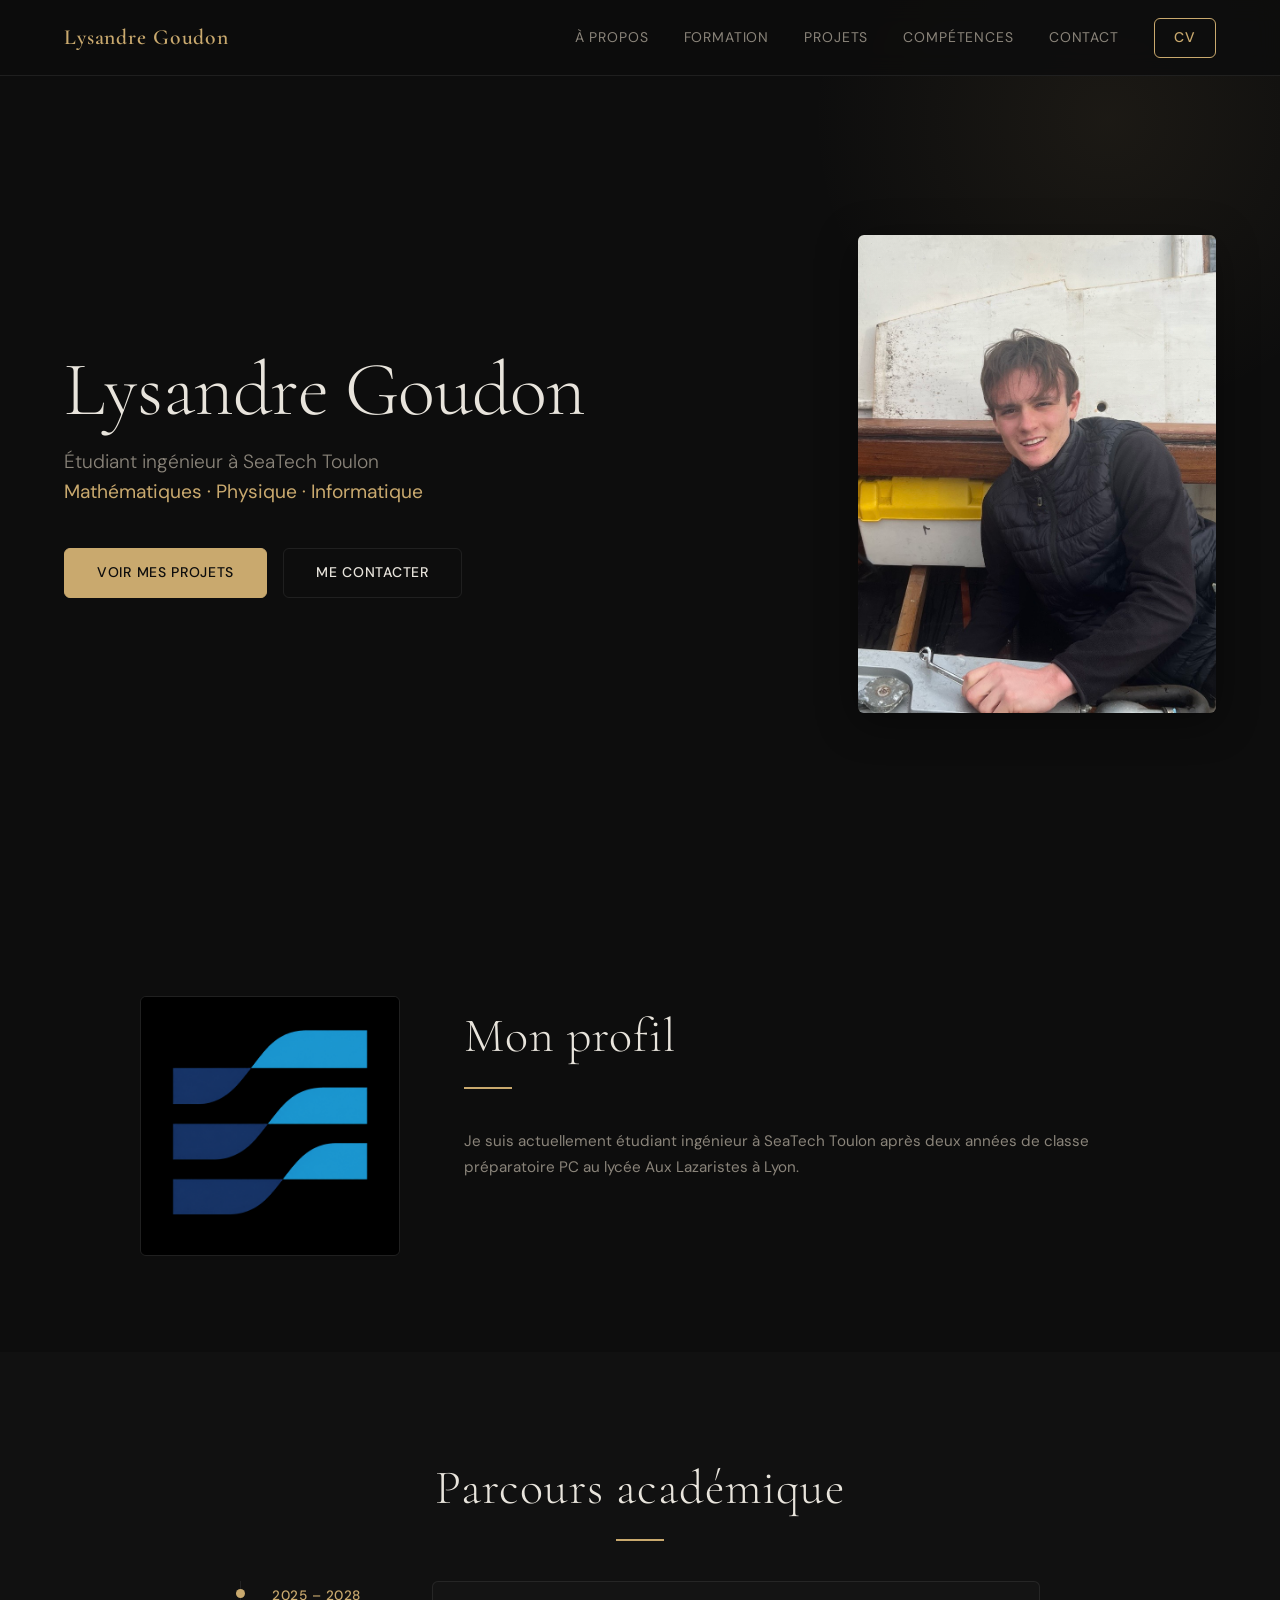
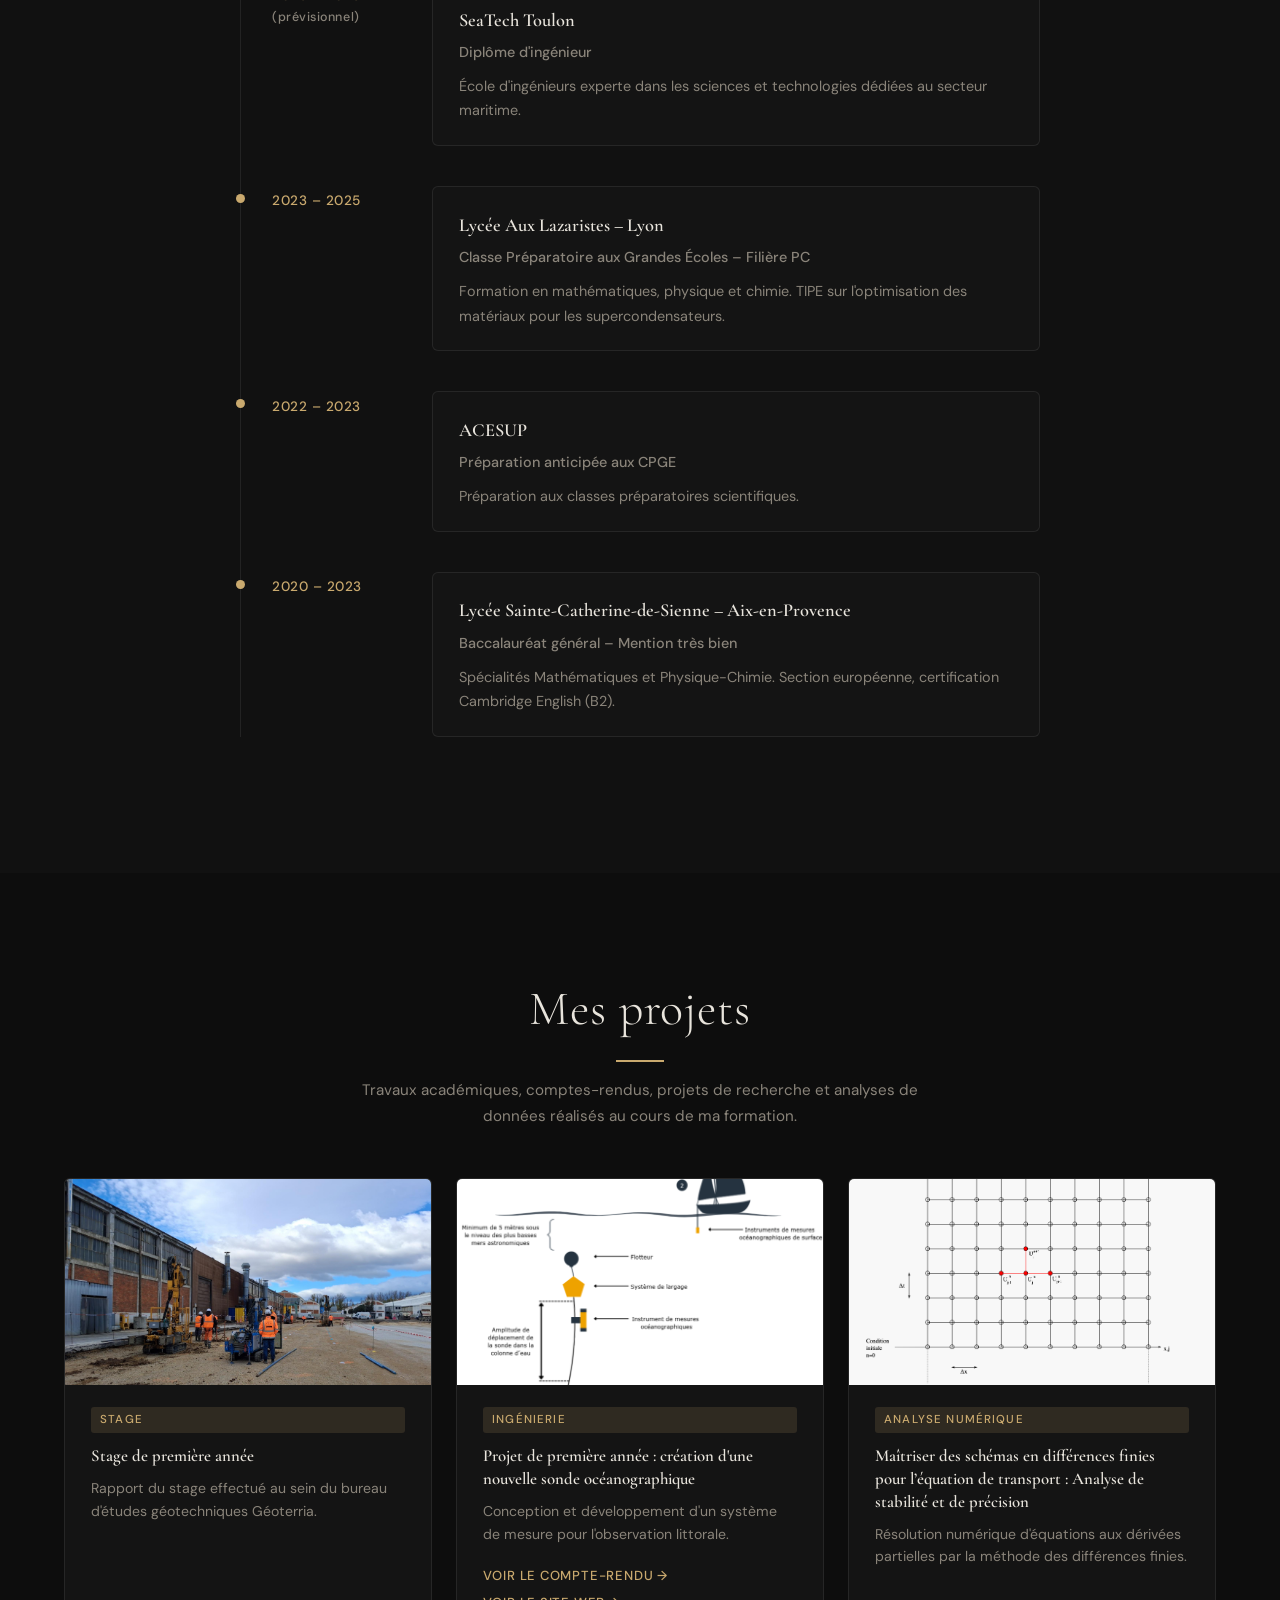
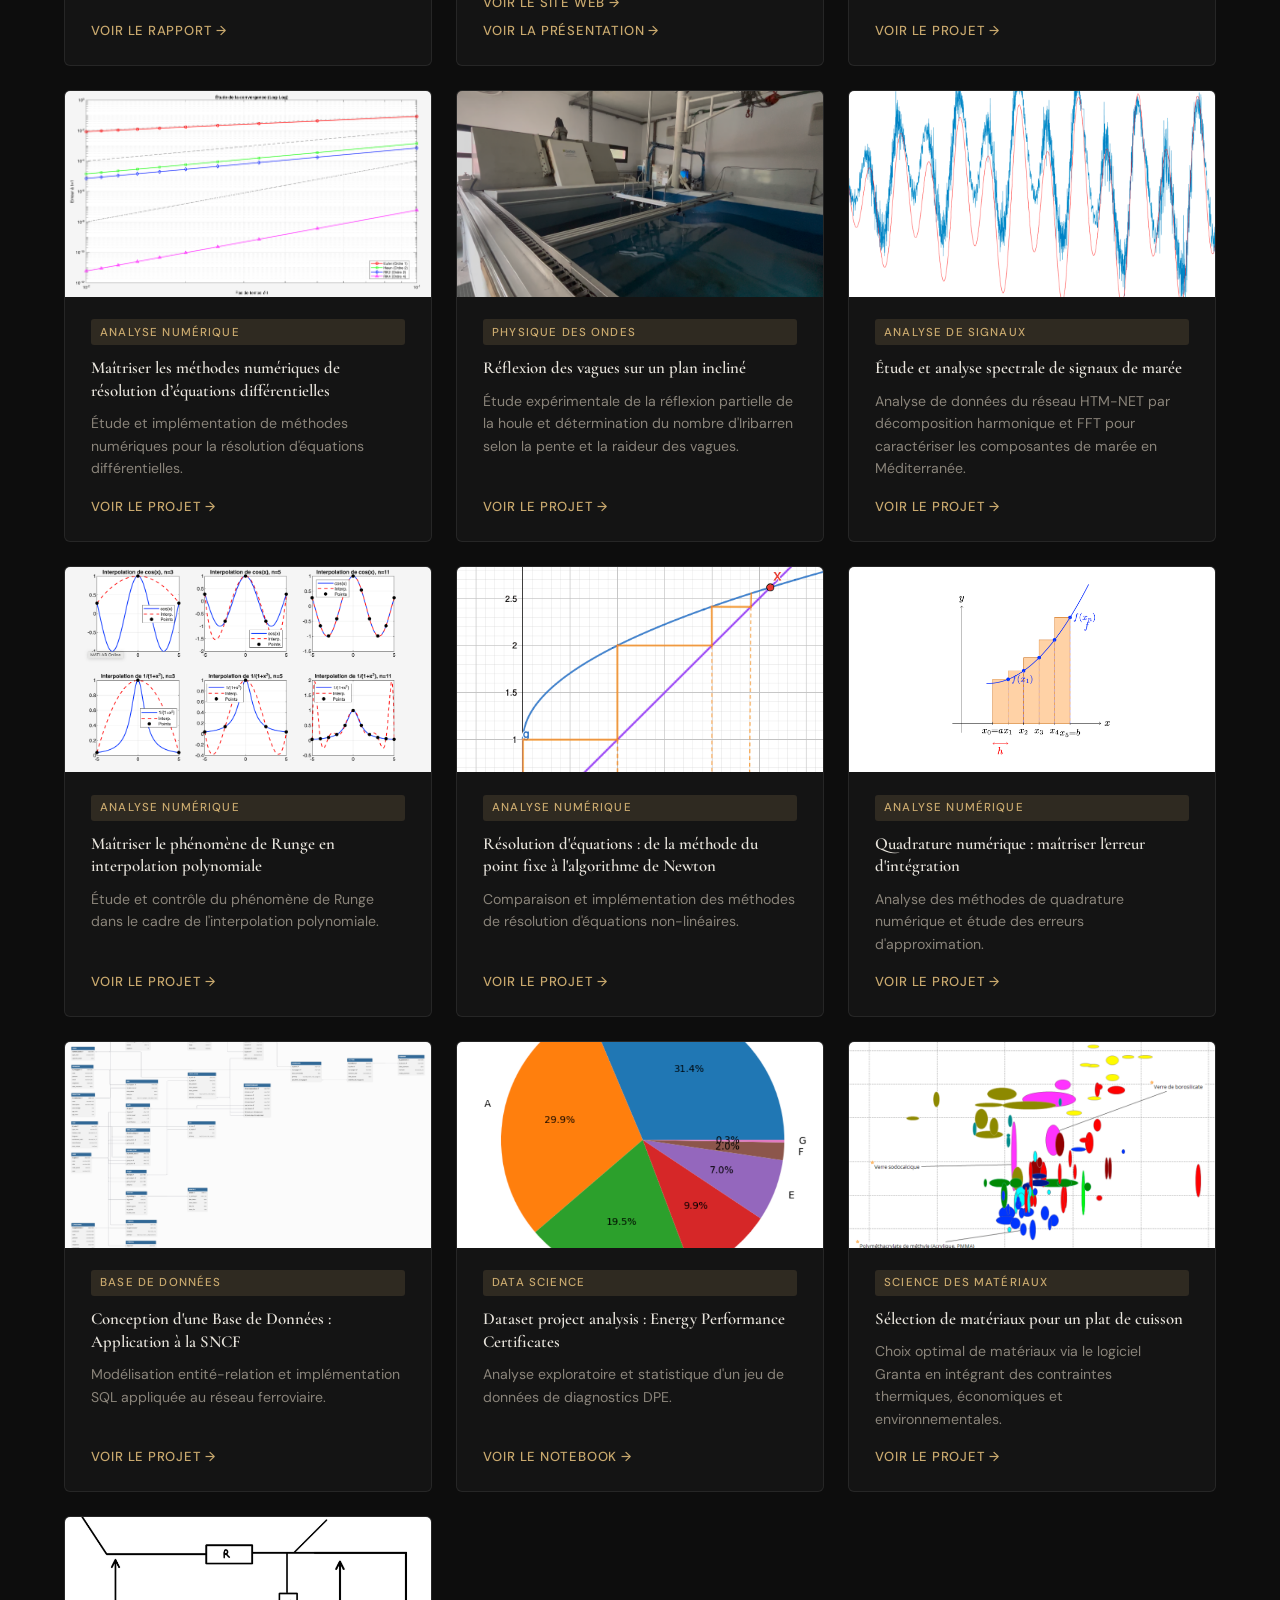
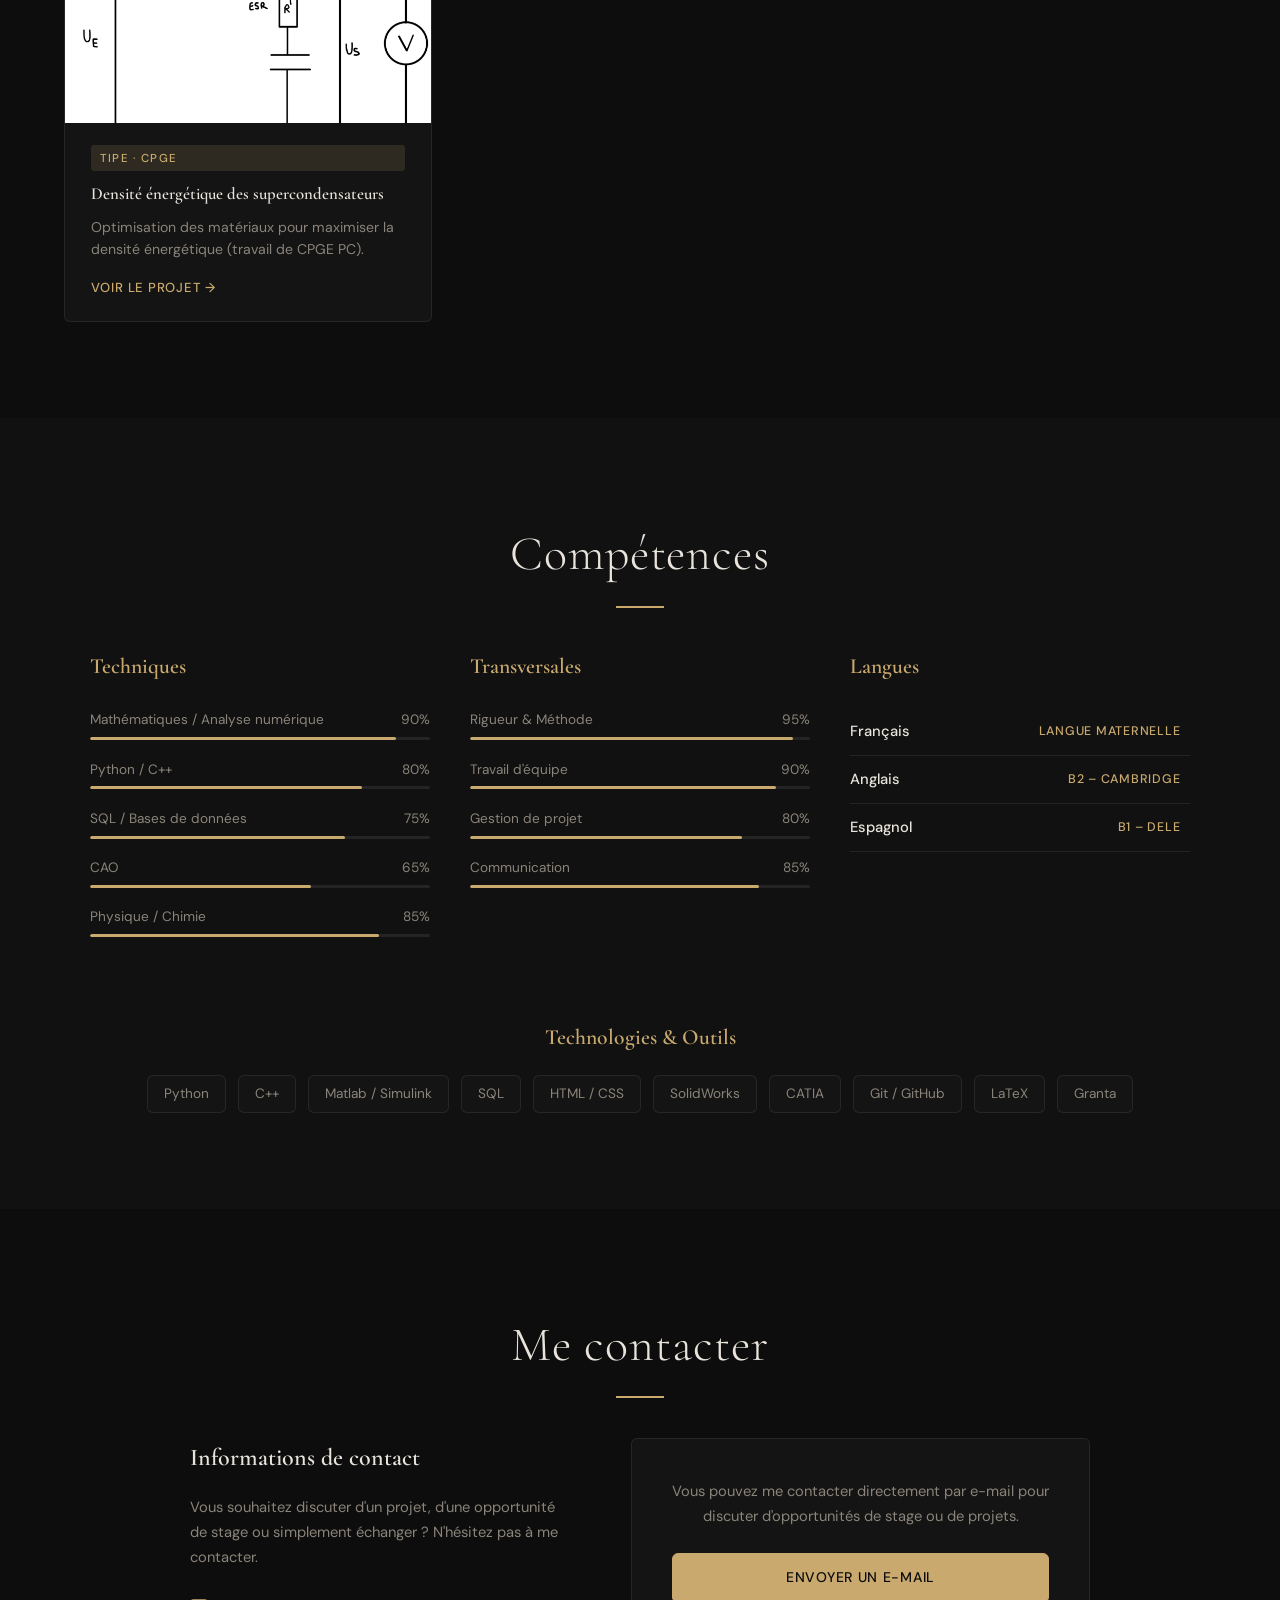
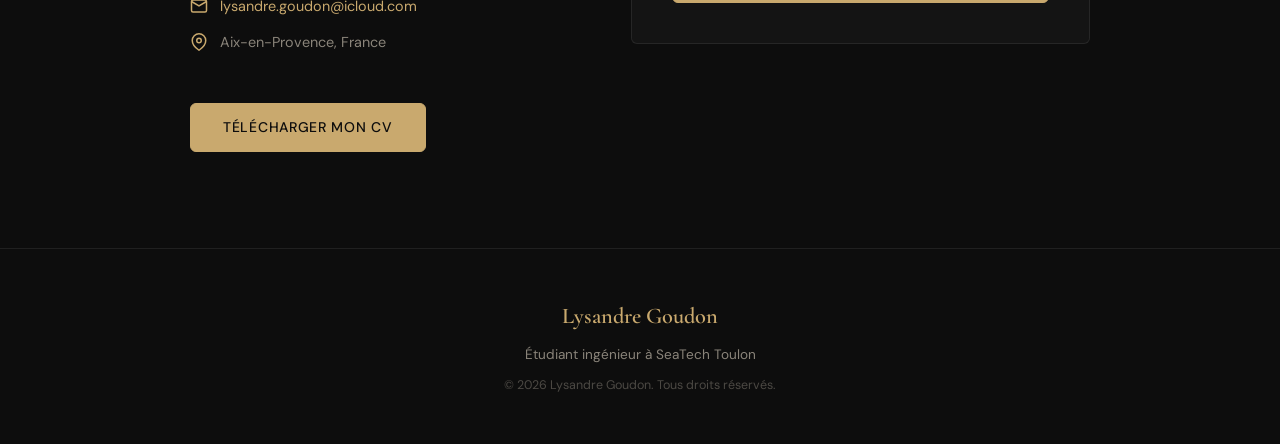
<file: index.html>
<!DOCTYPE html>
<html lang="fr">
<head>
  <meta charset="UTF-8" />
  <meta name="viewport" content="width=device-width, initial-scale=1.0"/>
  <title>Lysandre Goudon | Étudiant Ingénieur SeaTech</title>
  <link rel="stylesheet" href="style.css" />
  <link rel="preconnect" href="https://fonts.googleapis.com">
  <link href="https://fonts.googleapis.com/css2?family=Cormorant+Garamond:wght@300;400;600;700&family=DM+Sans:wght@300;400;500&display=swap" rel="stylesheet">
</head>
<body>

  <header class="navbar" id="navbar">
    <a href="#" class="nav-logo">Lysandre Goudon</a>
    <button class="burger" id="burger" aria-label="Menu">
      <span></span><span></span><span></span>
    </button>
    <nav class="nav-links" id="nav-links">
      <a href="#about">À propos</a>
      <a href="#education">Formation</a>
      <a href="#projects">Projets</a>
      <a href="#skills">Compétences</a>
      <a href="#contact">Contact</a>
      <a href="CV.pdf" class="nav-cv" target="_blank">CV</a>
    </nav>
  </header>

  <section class="hero" id="home">
    <div class="hero-text">
      <h1>Lysandre Goudon</h1>
      <h2>Étudiant ingénieur à SeaTech Toulon<br><span class="hero-accent">Mathématiques · Physique · Informatique</span></h2>
      <div class="hero-btns">
        <a href="#projects" class="btn btn-primary">Voir mes projets</a>
        <a href="#contact" class="btn btn-outline">Me contacter</a>
      </div>
    </div>
    <div class="hero-img-wrap">
      <img src="photo.jpg" alt="Photo de Lysandre Goudon" class="hero-img" />
    </div>
  </section>

  <section class="section about" id="about">
    <div class="section-inner">
      <div class="about-img-wrap logo-wrap">
        <img src="logo.png" alt="Lysandre Goudon" />
      </div>
      <div class="about-text">
        <h2 class="section-title">Mon profil</h2>
        <p>
          Je suis actuellement étudiant ingénieur à SeaTech Toulon après deux années de classe préparatoire PC au lycée Aux Lazaristes à Lyon.
        </p>
      </div>
    </div>
  </section>

  <section class="section education" id="education">
    <h2 class="section-title centered">Parcours académique</h2>
    <div class="timeline">
      <div class="timeline-item">
        <div class="tl-date">2025 – 2028 <span>(prévisionnel)</span></div>
        <div class="tl-card">
          <h3>SeaTech Toulon</h3>
          <p class="tl-sub">Diplôme d'ingénieur</p>
          <p>École d'ingénieurs experte dans les sciences et technologies dédiées au secteur maritime.</p>
        </div>
      </div>
      <div class="timeline-item">
        <div class="tl-date">2023 – 2025</div>
        <div class="tl-card">
          <h3>Lycée Aux Lazaristes – Lyon</h3>
          <p class="tl-sub">Classe Préparatoire aux Grandes Écoles – Filière PC</p>
          <p>Formation en mathématiques, physique et chimie. TIPE sur l'optimisation des matériaux pour les supercondensateurs.</p>
        </div>
      </div>
      <div class="timeline-item">
        <div class="tl-date">2022 – 2023</div>
        <div class="tl-card">
          <h3>ACESUP</h3>
          <p class="tl-sub">Préparation anticipée aux CPGE</p>
          <p>Préparation aux classes préparatoires scientifiques.</p>
        </div>
      </div>
      <div class="timeline-item">
        <div class="tl-date">2020 – 2023</div>
        <div class="tl-card">
          <h3>Lycée Sainte-Catherine-de-Sienne – Aix-en-Provence</h3>
          <p class="tl-sub">Baccalauréat général – Mention très bien</p>
          <p>Spécialités Mathématiques et Physique-Chimie. Section européenne, certification Cambridge English (B2).</p>
        </div>
      </div>
    </div>
  </section>

  <section class="section projects" id="projects">
    <h2 class="section-title centered">Mes projets</h2>
    <p class="section-subtitle">Travaux académiques, comptes-rendus, projets de recherche et analyses de données réalisés au cours de ma formation.</p>

    <div class="projects-grid">

      <div class="project-card">
        <a href="https://drive.google.com/file/d/1u4BYu-ly1cqHqnaeiFgWuV3z5oksaPAG/view?usp=share_link" target="_blank" class="project-thumb-link">
          <div class="project-thumb" style="background-image: url('thumbnails/thumb_stage_1A.jpg')">
            <div class="project-overlay"><span>Voir le rapport →</span></div>
          </div>
        </a>
        <div class="project-info">
          <span class="project-tag">Stage</span>
          <h3>Stage de première année</h3>
          <p>Rapport du stage effectué au sein du bureau d'études géotechniques Géoterria.</p>
          <a href="https://drive.google.com/file/d/1u4BYu-ly1cqHqnaeiFgWuV3z5oksaPAG/view?usp=share_link" target="_blank" class="project-link">Voir le rapport →</a>
        </div>
      </div>

      <div class="project-card">
        <div class="project-thumb" style="background-image: url('thumbnails/thumb_littobs.png')">
        </div>
        <div class="project-info">
          <span class="project-tag">Ingénierie</span>
          <h3>Projet de première année : création d'une nouvelle sonde océanographique</h3>
          <p>Conception et développement d'un système de mesure pour l'observation littorale.</p>
          <div class="project-links">
            <a href="projets/projet_1A_CR.pdf" target="_blank" class="project-link">Voir le compte-rendu →</a><br>
            <a href="https://lg-espace.github.io/LittObs/" target="_blank" class="project-link">Voir le site web →</a><br>
            <a href="https://drive.google.com/file/d/1jBo07uDjxP_f4BNXjrX6cjXeTz8vkxO0/view?usp=share_link" target="_blank" class="project-link">Voir la présentation →</a>
          </div>
        </div>
      </div>

      <div class="project-card">
        <a href="projets/diff_finies.pdf" target="_blank" class="project-thumb-link">
          <div class="project-thumb" style="background-image: url('thumbnails/thumb_diff_finies.png')">
            <div class="project-overlay"><span>Voir le projet →</span></div>
          </div>
        </a>
        <div class="project-info">
          <span class="project-tag">Analyse numérique</span>
          <h3>Maîtriser des schémas en différences finies pour l’équation de transport : Analyse de stabilité et de précision</h3>
          <p>Résolution numérique d'équations aux dérivées partielles par la méthode des différences finies.</p>
          <a href="projets/diff_finies.pdf" target="_blank" class="project-link">Voir le projet →</a>
        </div>
      </div>

      <div class="project-card">
        <a href="projets/equadiff.pdf" target="_blank" class="project-thumb-link">
          <div class="project-thumb" style="background-image: url('thumbnails/thumb_equadiff.png')">
            <div class="project-overlay"><span>Voir le projet →</span></div>
          </div>
        </a>
        <div class="project-info">
          <span class="project-tag">Analyse numérique</span>
          <h3>Maîtriser les méthodes numériques de résolution d’équations différentielles</h3>
          <p>Étude et implémentation de méthodes numériques pour la résolution d'équations différentielles.</p>
          <a href="projets/equadiff.pdf" target="_blank" class="project-link">Voir le projet →</a>
        </div>
      </div>

      <div class="project-card">
        <a href="projets/hydro1.pdf" target="_blank" class="project-thumb-link">
          <div class="project-thumb" style="background-image: url('thumbnails/thumb_hydro1.png')">
            <div class="project-overlay"><span>Voir le projet →</span></div>
          </div>
        </a>
        <div class="project-info">
          <span class="project-tag">Physique des ondes</span>
          <h3>Réflexion des vagues sur un plan incliné</h3>
          <p>Étude expérimentale de la réflexion partielle de la houle et détermination du nombre d'Iribarren selon la pente et la raideur des vagues.</p>
          <a href="projets/hydro1.pdf" target="_blank" class="project-link">Voir le projet →</a>
        </div>
      </div>

      <div class="project-card">
        <a href="projets/hydro2.pdf" target="_blank" class="project-thumb-link">
          <div class="project-thumb" style="background-image: url('thumbnails/thumb_hydro2.png')">
            <div class="project-overlay"><span>Voir le projet →</span></div>
          </div>
        </a>
        <div class="project-info">
          <span class="project-tag">Analyse de signaux</span>
          <h3>Étude et analyse spectrale de signaux de marée</h3>
          <p>Analyse de données du réseau HTM-NET par décomposition harmonique et FFT pour caractériser les composantes de marée en Méditerranée.</p>
          <a href="projets/hydro2.pdf" target="_blank" class="project-link">Voir le projet →</a>
        </div>
      </div>

      <div class="project-card">
        <a href="projets/runge.pdf" target="_blank" class="project-thumb-link">
          <div class="project-thumb" style="background-image: url('thumbnails/thumb_runge.png')">
            <div class="project-overlay"><span>Voir le projet →</span></div>
          </div>
        </a>
        <div class="project-info">
          <span class="project-tag">Analyse numérique</span>
          <h3>Maîtriser le phénomène de Runge en interpolation polynomiale</h3>
          <p>Étude et contrôle du phénomène de Runge dans le cadre de l'interpolation polynomiale.</p>
          <a href="projets/runge.pdf" target="_blank" class="project-link">Voir le projet →</a>
        </div>
      </div>

      <div class="project-card">
        <a href="projets/newton.pdf" target="_blank" class="project-thumb-link">
          <div class="project-thumb" style="background-image: url('thumbnails/thumb_newton.png')">
            <div class="project-overlay"><span>Voir le projet →</span></div>
          </div>
        </a>
        <div class="project-info">
          <span class="project-tag">Analyse numérique</span>
          <h3>Résolution d'équations : de la méthode du point fixe à l'algorithme de Newton</h3>
          <p>Comparaison et implémentation des méthodes de résolution d'équations non-linéaires.</p>
          <a href="projets/newton.pdf" target="_blank" class="project-link">Voir le projet →</a>
        </div>
      </div>

      <div class="project-card">
        <a href="projets/quadrature.pdf" target="_blank" class="project-thumb-link">
          <div class="project-thumb" style="background-image: url('thumbnails/thumb_quadrature.png')">
            <div class="project-overlay"><span>Voir le projet →</span></div>
          </div>
        </a>
        <div class="project-info">
          <span class="project-tag">Analyse numérique</span>
          <h3>Quadrature numérique : maîtriser l'erreur d'intégration</h3>
          <p>Analyse des méthodes de quadrature numérique et étude des erreurs d'approximation.</p>
          <a href="projets/quadrature.pdf" target="_blank" class="project-link">Voir le projet →</a>
        </div>
      </div>

      <div class="project-card">
        <a href="projets/bdd_sncf.pdf" target="_blank" class="project-thumb-link">
          <div class="project-thumb" style="background-image: url('thumbnails/thumb_bdd_sncf.png')">
            <div class="project-overlay"><span>Voir le projet →</span></div>
          </div>
        </a>
        <div class="project-info">
          <span class="project-tag">Base de données</span>
          <h3>Conception d'une Base de Données : Application à la SNCF</h3>
          <p>Modélisation entité-relation et implémentation SQL appliquée au réseau ferroviaire.</p>
          <a href="projets/bdd_sncf.pdf" target="_blank" class="project-link">Voir le projet →</a>
        </div>
      </div>

      <div class="project-card">
        <a href="https://nbviewer.org/github/lg-espace/portfolio/blob/main/projets/dpe_analysis.ipynb" target="_blank" class="project-thumb-link">
          <div class="project-thumb" style="background-image: url('thumbnails/thumb_dpe_analysis.png')">
            <div class="project-overlay"><span>Voir le Notebook →</span></div>
          </div>
        </a>
        <div class="project-info">
          <span class="project-tag">Data Science</span>
          <h3>Dataset project analysis : Energy Performance Certificates</h3>
          <p>Analyse exploratoire et statistique d'un jeu de données de diagnostics DPE.</p>
          <a href="https://nbviewer.org/github/lg-espace/portfolio/blob/main/projets/dpe_analysis.ipynb" target="_blank" class="project-link">Voir le Notebook →</a>
        </div>
      </div>

      <div class="project-card">
        <a href="projets/mat.pdf" target="_blank" class="project-thumb-link">
          <div class="project-thumb" style="background-image: url('thumbnails/thumb_mat.png')">
            <div class="project-overlay"><span>Voir le projet →</span></div>
          </div>
        </a>
        <div class="project-info">
          <span class="project-tag">Science des matériaux</span>
          <h3>Sélection de matériaux pour un plat de cuisson</h3>
          <p>Choix optimal de matériaux via le logiciel Granta en intégrant des contraintes thermiques, économiques et environnementales.</p>
          <a href="projets/mat.pdf" target="_blank" class="project-link">Voir le projet →</a>
        </div>
      </div>

      <div class="project-card">
        <a href="projets/tipe.pdf" target="_blank" class="project-thumb-link">
          <div class="project-thumb" style="background-image: url('thumbnails/thumb_tipe.png')">
            <div class="project-overlay"><span>Voir le projet →</span></div>
          </div>
        </a>
        <div class="project-info">
          <span class="project-tag">TIPE · CPGE</span>
          <h3>Densité énergétique des supercondensateurs</h3>
          <p>Optimisation des matériaux pour maximiser la densité énergétique (travail de CPGE PC).</p>
          <a href="projets/tipe.pdf" target="_blank" class="project-link">Voir le projet →</a>
        </div>
      </div>

    </div>
  </section>

  <section class="section skills" id="skills">
    <h2 class="section-title centered">Compétences</h2>
    <div class="skills-grid">
      <div class="skills-col">
        <h3>Techniques</h3>
        <div class="skill-bar-wrap"><div class="skill-label"><span>Mathématiques / Analyse numérique</span><span>90%</span></div><div class="skill-bar"><div class="skill-fill" style="width:90%"></div></div></div>
        <div class="skill-bar-wrap"><div class="skill-label"><span>Python / C++</span><span>80%</span></div><div class="skill-bar"><div class="skill-fill" style="width:80%"></div></div></div>
        <div class="skill-bar-wrap"><div class="skill-label"><span>SQL / Bases de données</span><span>75%</span></div><div class="skill-bar"><div class="skill-fill" style="width:75%"></div></div></div>
        <div class="skill-bar-wrap"><div class="skill-label"><span>CAO</span><span>65%</span></div><div class="skill-bar"><div class="skill-fill" style="width:65%"></div></div></div>
        <div class="skill-bar-wrap"><div class="skill-label"><span>Physique / Chimie</span><span>85%</span></div><div class="skill-bar"><div class="skill-fill" style="width:85%"></div></div></div>
      </div>
      <div class="skills-col">
        <h3>Transversales</h3>
        <div class="skill-bar-wrap"><div class="skill-label"><span>Rigueur & Méthode</span><span>95%</span></div><div class="skill-bar"><div class="skill-fill" style="width:95%"></div></div></div>
        <div class="skill-bar-wrap"><div class="skill-label"><span>Travail d'équipe</span><span>90%</span></div><div class="skill-bar"><div class="skill-fill" style="width:90%"></div></div></div>
        <div class="skill-bar-wrap"><div class="skill-label"><span>Gestion de projet</span><span>80%</span></div><div class="skill-bar"><div class="skill-fill" style="width:80%"></div></div></div>
        <div class="skill-bar-wrap"><div class="skill-label"><span>Communication</span><span>85%</span></div><div class="skill-bar"><div class="skill-fill" style="width:85%"></div></div></div>
      </div>
      <div class="skills-col">
        <h3>Langues</h3>
        <div class="lang-item"><span class="lang-name">Français</span><span class="lang-level native">Langue maternelle</span></div>
        <div class="lang-item"><span class="lang-name">Anglais</span><span class="lang-level b2">B2 – Cambridge</span></div>
        <div class="lang-item"><span class="lang-name">Espagnol</span><span class="lang-level b1">B1 – DELE</span></div>
      </div>
    </div>
    <div class="tech-section">
      <h3>Technologies &amp; Outils</h3>
      <div class="tech-tags">
        <span>Python</span><span>C++</span><span>Matlab / Simulink</span><span>SQL</span><span>HTML / CSS</span><span>SolidWorks</span><span>CATIA</span><span>Git / GitHub</span><span>LaTeX</span><span>Granta</span>
      </div>
    </div>
  </section>

  <section class="section contact" id="contact">
    <h2 class="section-title centered">Me contacter</h2>
    <div class="contact-inner">
      <div class="contact-info">
        <h3>Informations de contact</h3>
        <p>Vous souhaitez discuter d'un projet, d'une opportunité de stage ou simplement échanger ? N'hésitez pas à me contacter.</p>
        <ul class="contact-list">
          <li>
            <svg xmlns="http://www.w3.org/2000/svg" width="18" height="18" viewBox="0 0 24 24" fill="none" stroke="currentColor" stroke-width="2"><path d="M4 4h16c1.1 0 2 .9 2 2v12c0 1.1-.9 2-2 2H4c-1.1 0-2-.9-2-2V6c0-1.1.9-2 2-2z"></path><polyline points="22,6 12,12 2,6"></polyline></svg>
            <a href="mailto:lysandre.goudon@icloud.com">lysandre.goudon@icloud.com</a>
          </li>
          <li>
            <svg xmlns="http://www.w3.org/2000/svg" width="18" height="18" viewBox="0 0 24 24" fill="none" stroke="currentColor" stroke-width="2"><path d="M21 10c0 7-9 13-9 13s-9-6-9-13a9 9 0 0 1 18 0z"></path><circle cx="12" cy="10" r="3"></circle></svg>
            <span>Aix-en-Provence, France</span>
          </li>
        </ul>
        <a href="CV.pdf" target="_blank" class="btn btn-primary" style="margin-top:1.5rem; display:inline-block;">Télécharger mon CV</a>
      </div>

      <div class="contact-cta">
        <p>Vous pouvez me contacter directement par e-mail pour discuter d'opportunités de stage ou de projets.</p>
        <a href="mailto:lysandre.goudon@icloud.com" class="btn btn-primary">Envoyer un e-mail</a>
      </div>
    </div>
  </section>

  <footer class="footer">
    <a href="#" class="footer-logo">Lysandre Goudon</a>
    <p>Étudiant ingénieur à SeaTech Toulon</p>
    <p class="footer-copy">© 2026 Lysandre Goudon. Tous droits réservés.</p>
  </footer>

  <script src="script.js"></script>
</body>
</html>
</file>
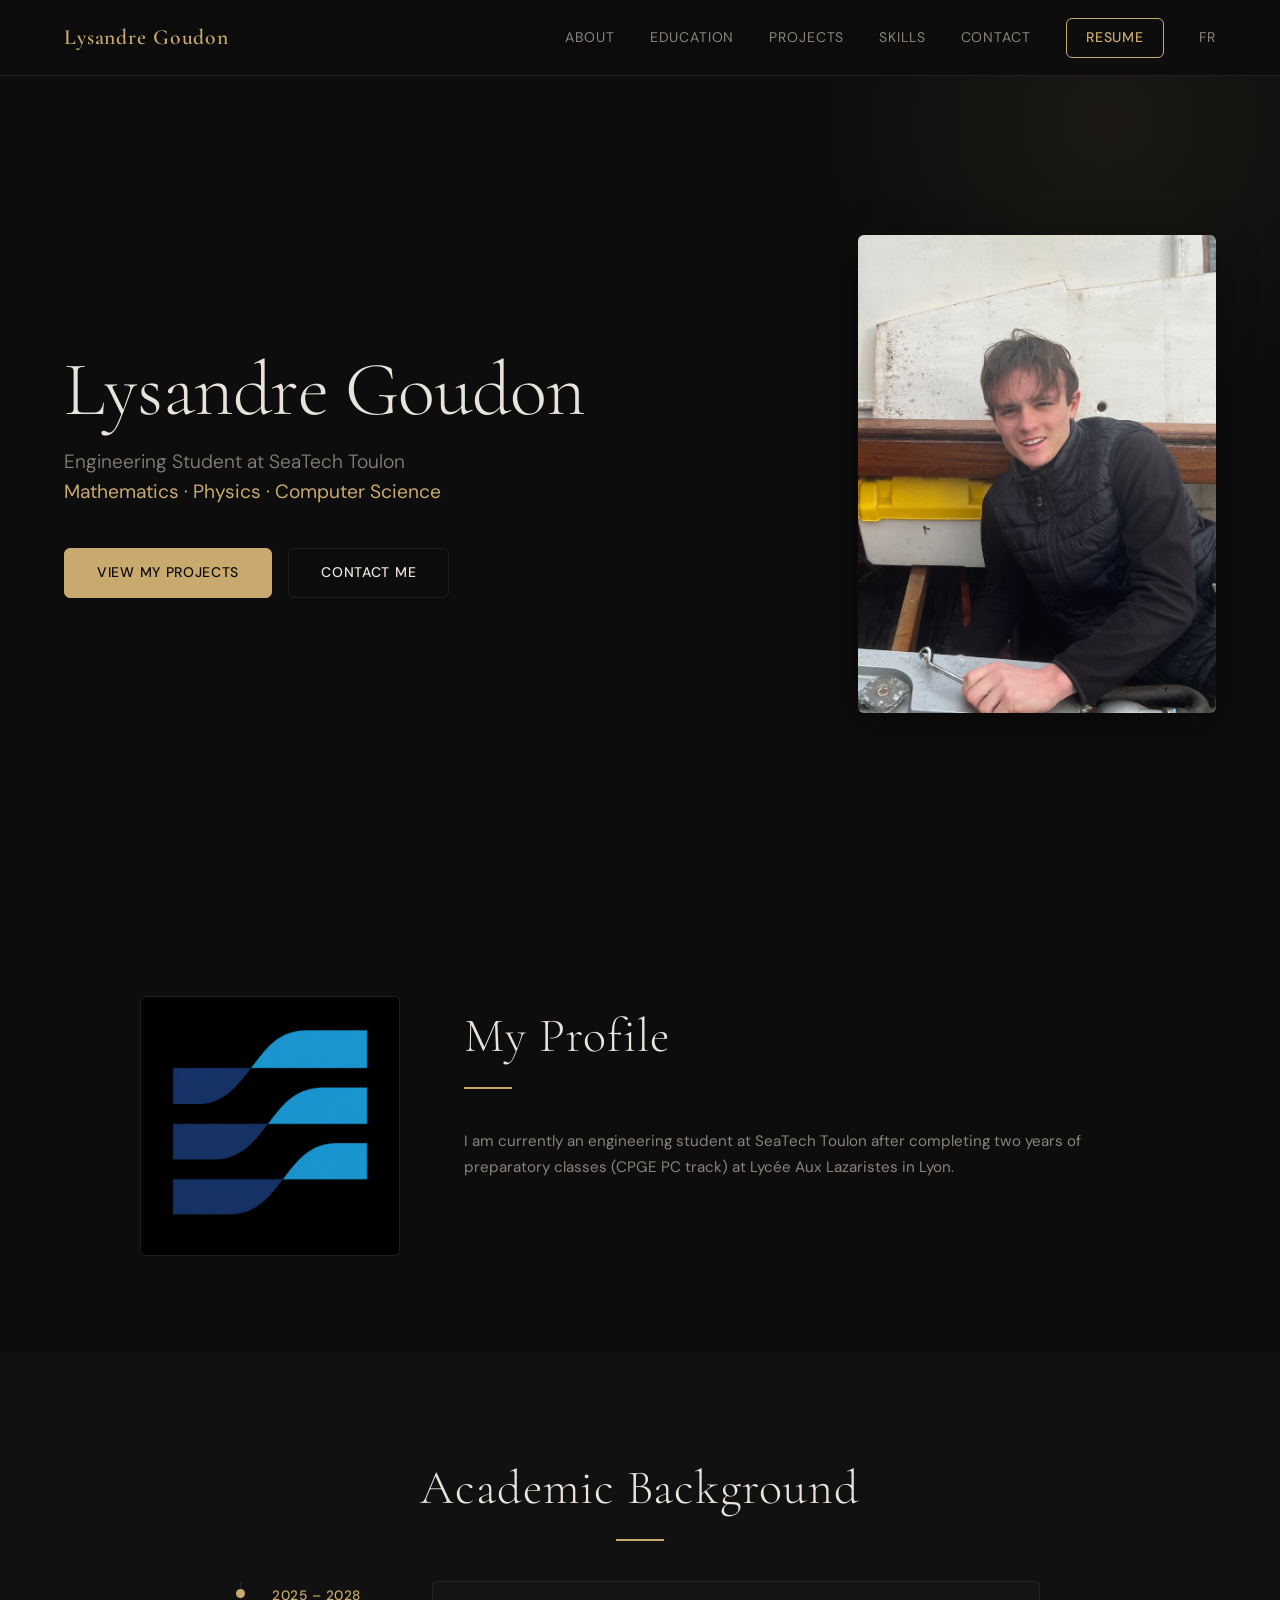
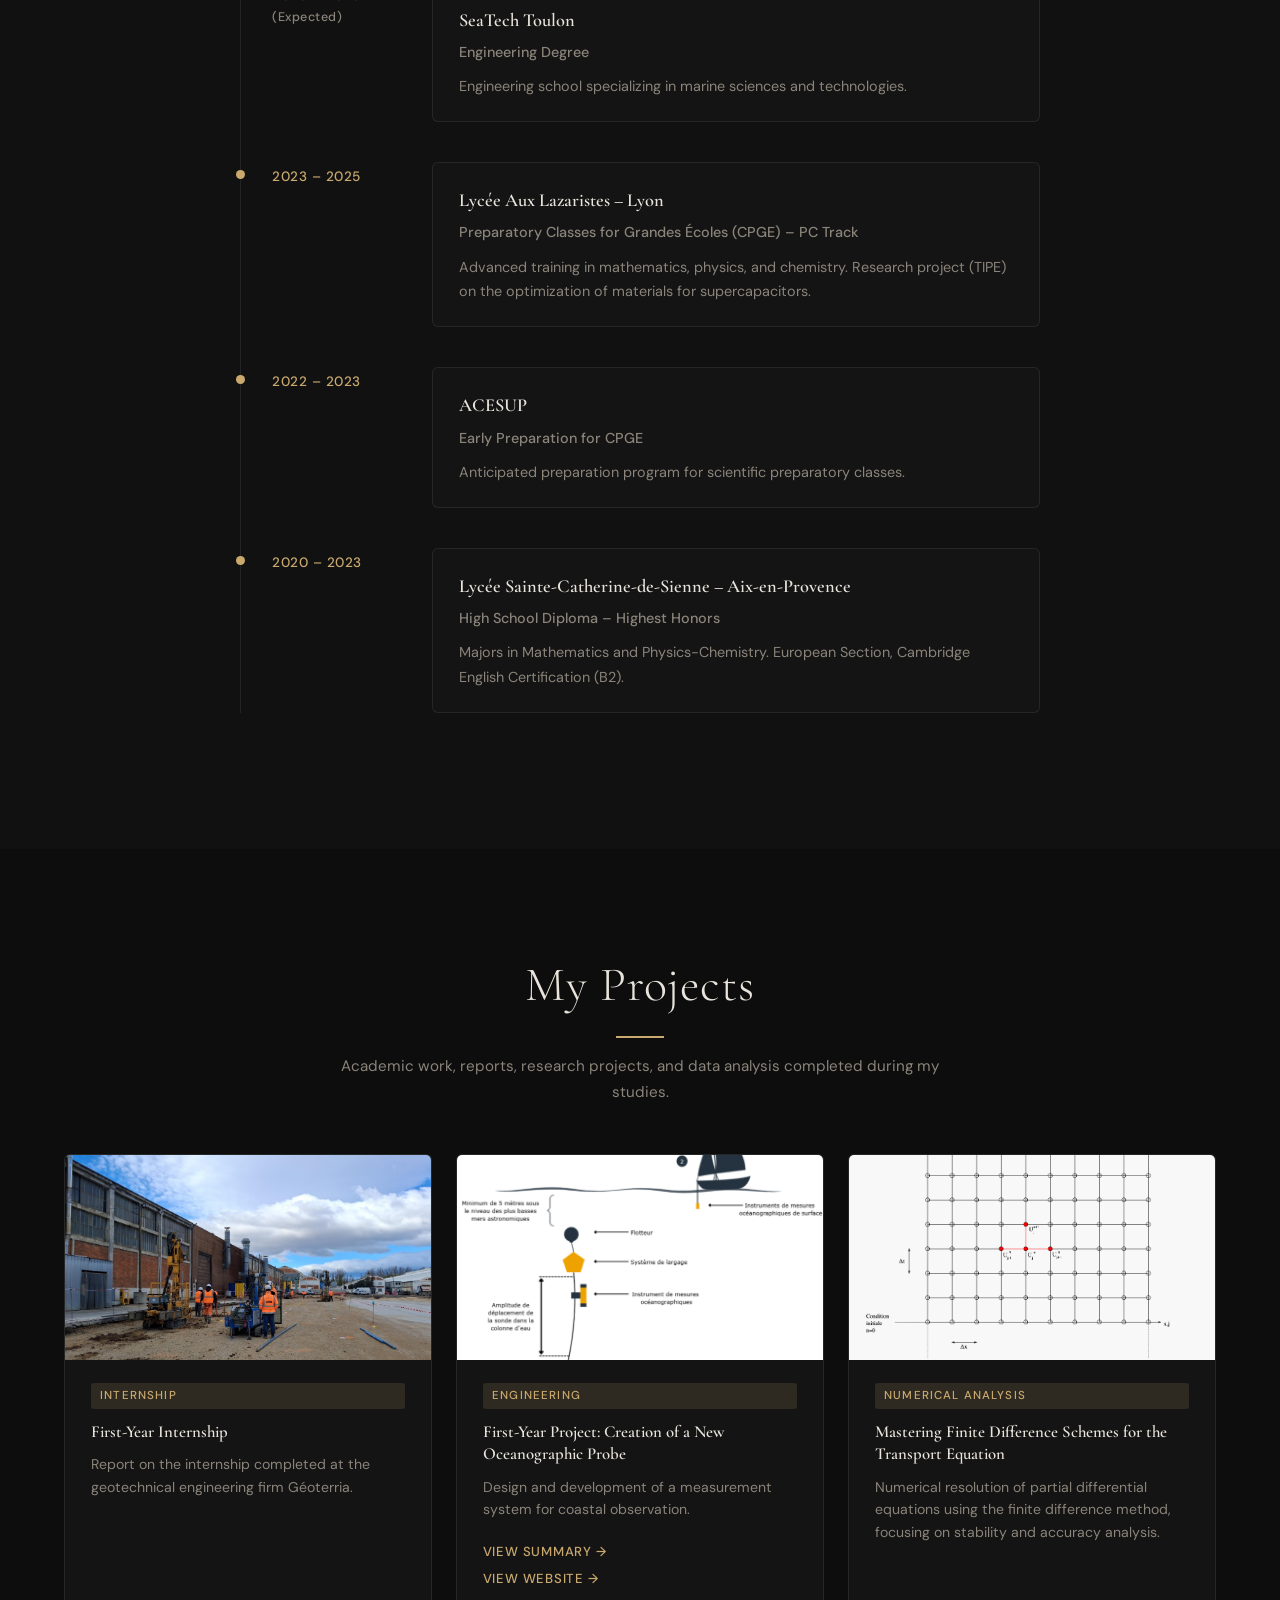
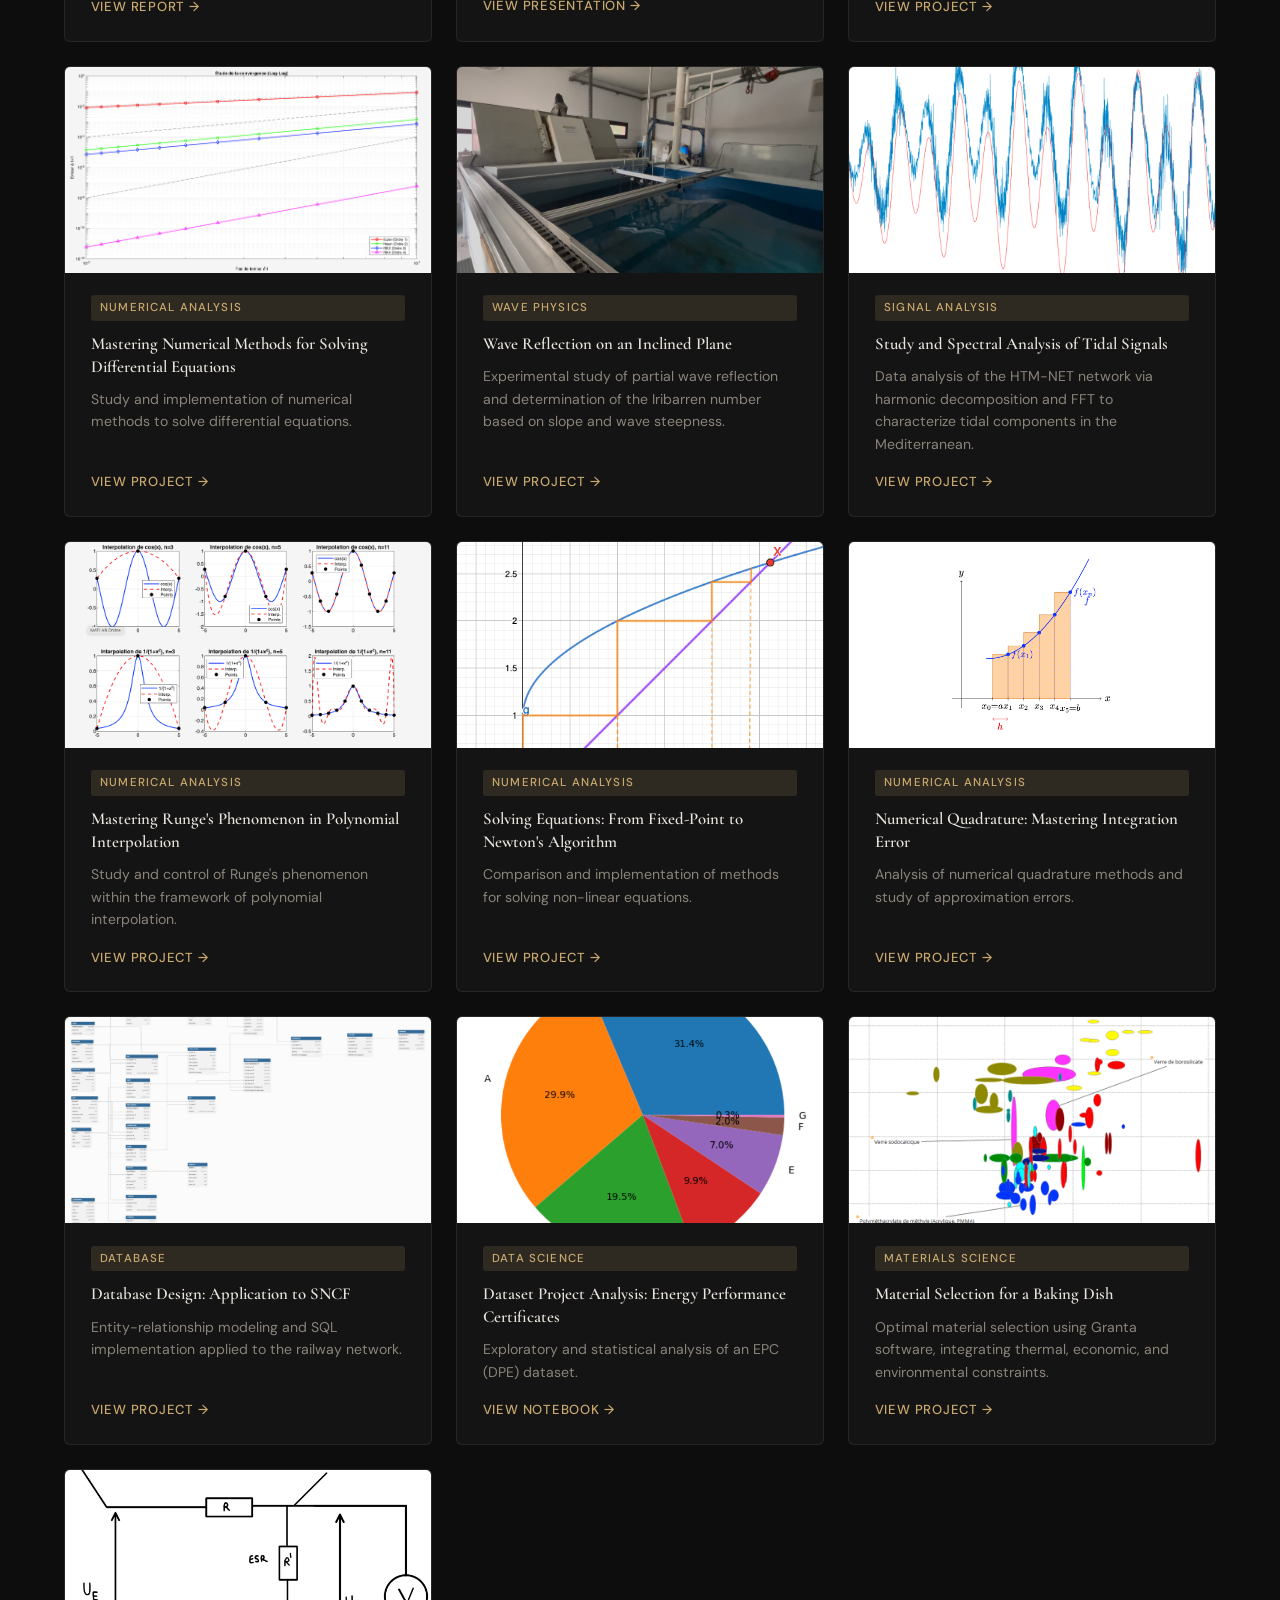
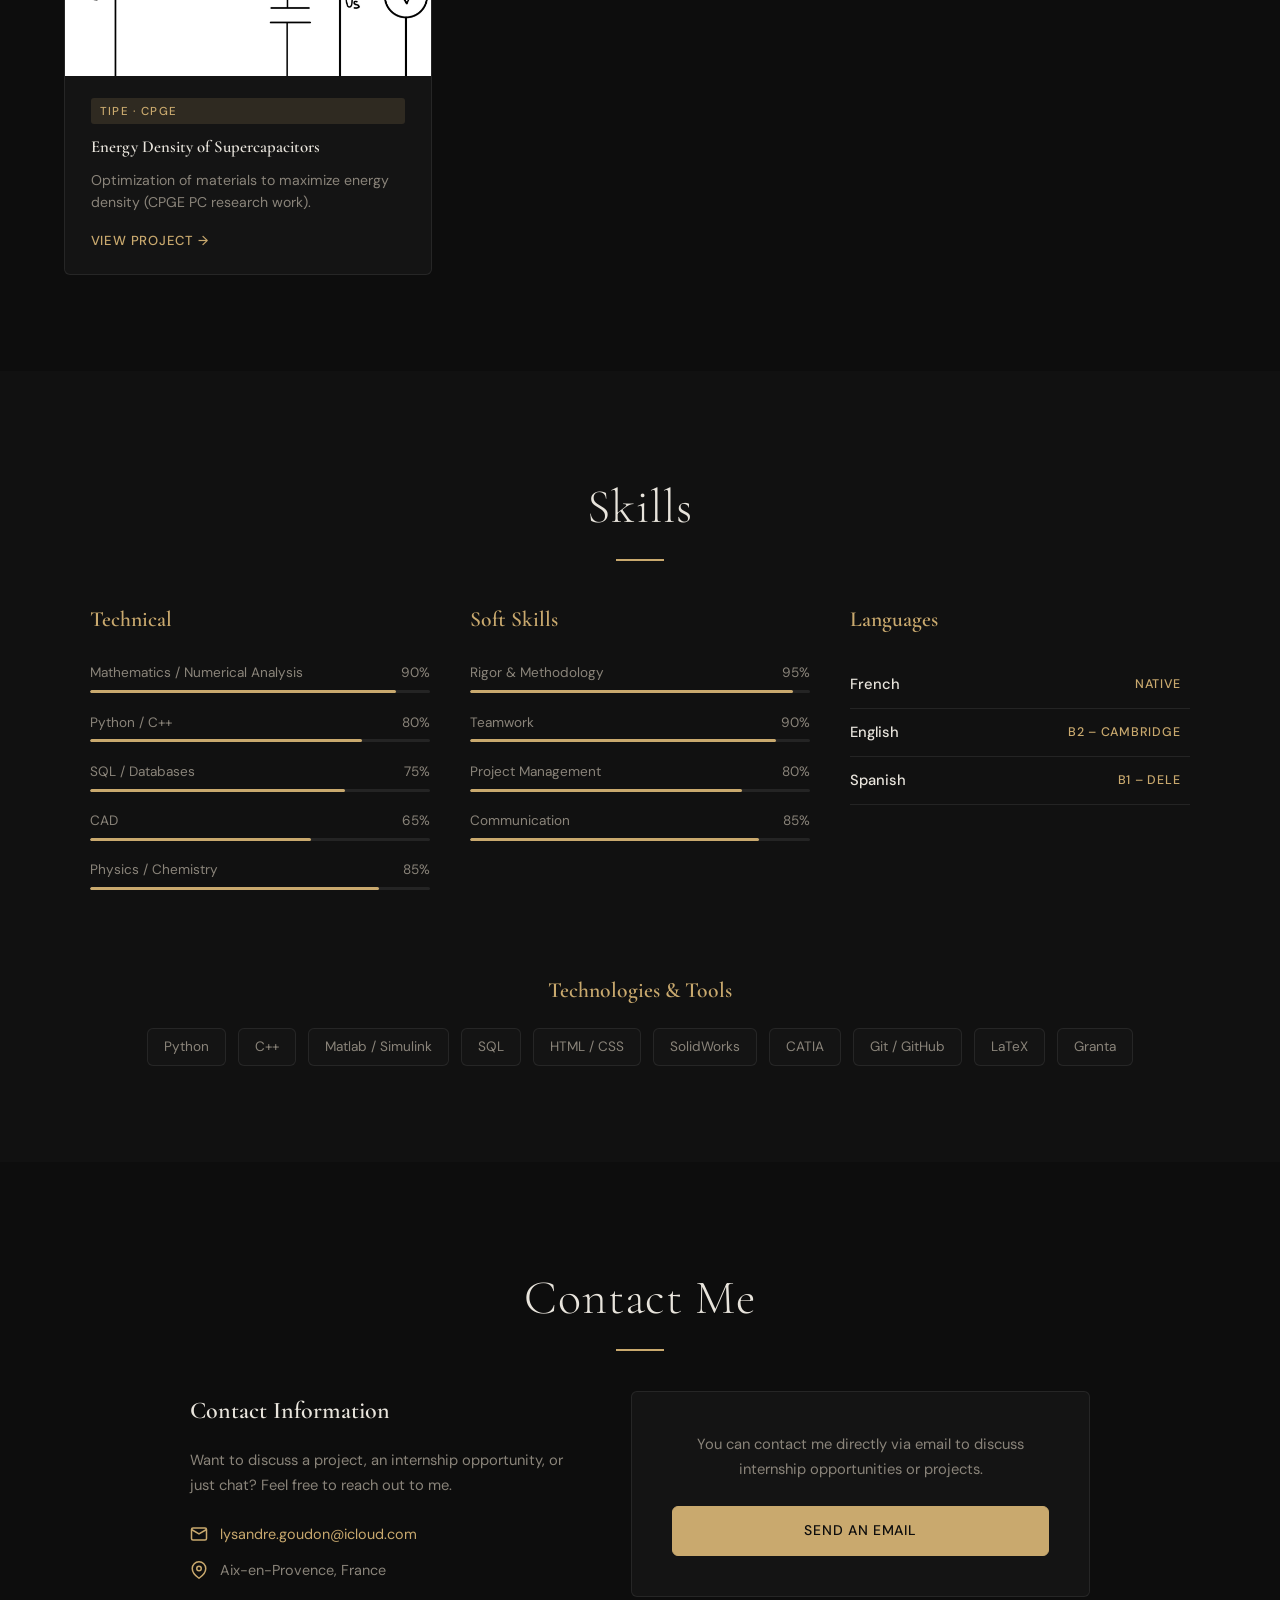
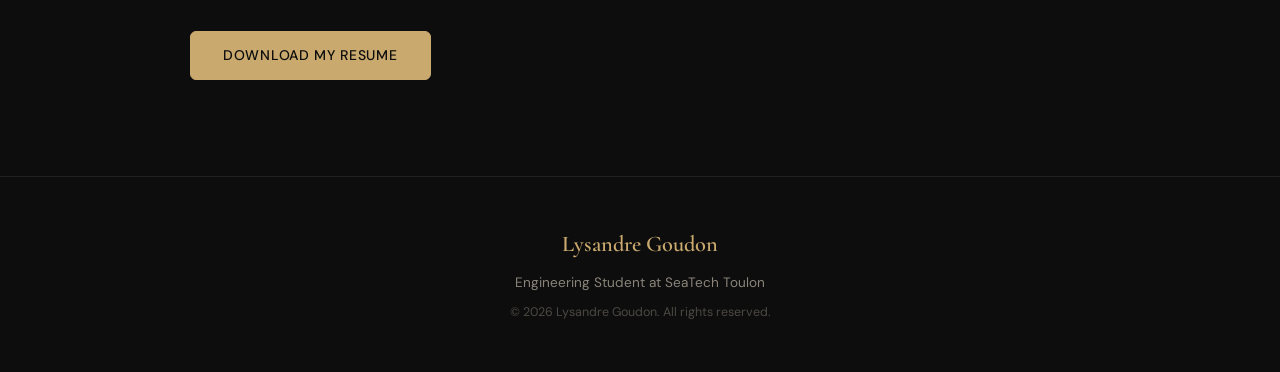
<file: en.html>
<!DOCTYPE html>
<html lang="en">
<head>
  <meta charset="UTF-8" />
  <meta name="viewport" content="width=device-width, initial-scale=1.0"/>
  <title>Lysandre Goudon | SeaTech Engineering Student</title>
  <link rel="stylesheet" href="style.css" />
  <link rel="preconnect" href="https://fonts.googleapis.com">
  <link href="https://fonts.googleapis.com/css2?family=Cormorant+Garamond:wght@300;400;600;700&family=DM+Sans:wght@300;400;500&display=swap" rel="stylesheet">
</head>
<body>

  <header class="navbar" id="navbar">
    <a href="#" class="nav-logo">Lysandre Goudon</a>
    <button class="burger" id="burger" aria-label="Menu">
      <span></span><span></span><span></span>
    </button>
    <nav class="nav-links" id="nav-links">
      <a href="#about">About</a>
      <a href="#education">Education</a>
      <a href="#projects">Projects</a>
      <a href="#skills">Skills</a>
      <a href="#contact">Contact</a>
      <a href="CV_en.pdf" class="nav-cv" target="_blank">Resume</a>
      <a href="index.html" class="nav-lang">FR</a>
    </nav>
  </header>

  <section class="hero" id="home">
    <div class="hero-text">
      <h1>Lysandre Goudon</h1>
      <h2>Engineering Student at SeaTech Toulon<br><span class="hero-accent">Mathematics · Physics · Computer Science</span></h2>
      <div class="hero-btns">
        <a href="#projects" class="btn btn-primary">View my projects</a>
        <a href="#contact" class="btn btn-outline">Contact me</a>
      </div>
    </div>
    <div class="hero-img-wrap">
      <img src="photo.jpg" alt="Photo of Lysandre Goudon" class="hero-img" />
    </div>
  </section>

  <section class="section about" id="about">
    <div class="section-inner">
      <div class="about-img-wrap logo-wrap">
        <img src="logo.png" alt="Lysandre Goudon" />
      </div>
      <div class="about-text">
        <h2 class="section-title">My Profile</h2>
        <p>
          I am currently an engineering student at SeaTech Toulon after completing two years of preparatory classes (CPGE PC track) at Lycée Aux Lazaristes in Lyon.
        </p>
      </div>
    </div>
  </section>

  <section class="section education" id="education">
    <h2 class="section-title centered">Academic Background</h2>
    <div class="timeline">
      <div class="timeline-item">
        <div class="tl-date">2025 – 2028 <span>(Expected)</span></div>
        <div class="tl-card">
          <h3>SeaTech Toulon</h3>
          <p class="tl-sub">Engineering Degree</p>
          <p>Engineering school specializing in marine sciences and technologies.</p>
        </div>
      </div>
      <div class="timeline-item">
        <div class="tl-date">2023 – 2025</div>
        <div class="tl-card">
          <h3>Lycée Aux Lazaristes – Lyon</h3>
          <p class="tl-sub">Preparatory Classes for Grandes Écoles (CPGE) – PC Track</p>
          <p>Advanced training in mathematics, physics, and chemistry. Research project (TIPE) on the optimization of materials for supercapacitors.</p>
        </div>
      </div>
      <div class="timeline-item">
        <div class="tl-date">2022 – 2023</div>
        <div class="tl-card">
          <h3>ACESUP</h3>
          <p class="tl-sub">Early Preparation for CPGE</p>
          <p>Anticipated preparation program for scientific preparatory classes.</p>
        </div>
      </div>
      <div class="timeline-item">
        <div class="tl-date">2020 – 2023</div>
        <div class="tl-card">
          <h3>Lycée Sainte-Catherine-de-Sienne – Aix-en-Provence</h3>
          <p class="tl-sub">High School Diploma – Highest Honors</p>
          <p>Majors in Mathematics and Physics-Chemistry. European Section, Cambridge English Certification (B2).</p>
        </div>
      </div>
    </div>
  </section>

  <section class="section projects" id="projects">
    <h2 class="section-title centered">My Projects</h2>
    <p class="section-subtitle">Academic work, reports, research projects, and data analysis completed during my studies.</p>

    <div class="projects-grid">

      <div class="project-card">
        <a href="https://drive.google.com/file/d/1u4BYu-ly1cqHqnaeiFgWuV3z5oksaPAG/view?usp=share_link" target="_blank" class="project-thumb-link">
          <div class="project-thumb" style="background-image: url('thumbnails/thumb_stage_1A.jpg')">
            <div class="project-overlay"><span>View report →</span></div>
          </div>
        </a>
        <div class="project-info">
          <span class="project-tag">Internship</span>
          <h3>First-Year Internship</h3>
          <p>Report on the internship completed at the geotechnical engineering firm Géoterria.</p>
          <a href="https://drive.google.com/file/d/1u4BYu-ly1cqHqnaeiFgWuV3z5oksaPAG/view?usp=share_link" target="_blank" class="project-link">View report →</a>
        </div>
      </div>

      <div class="project-card">
        <div class="project-thumb" style="background-image: url('thumbnails/thumb_littobs.png')">
        </div>
        <div class="project-info">
          <span class="project-tag">Engineering</span>
          <h3>First-Year Project: Creation of a New Oceanographic Probe</h3>
          <p>Design and development of a measurement system for coastal observation.</p>
          <div class="project-links">
            <a href="projets/projet_1A_CR.pdf" target="_blank" class="project-link">View summary →</a><br>
            <a href="https://lg-espace.github.io/LittObs/" target="_blank" class="project-link">View website →</a><br>
            <a href="https://drive.google.com/file/d/1jBo07uDjxP_f4BNXjrX6cjXeTz8vkxO0/view?usp=share_link" target="_blank" class="project-link">View presentation →</a>
          </div>
        </div>
      </div>

      <div class="project-card">
        <a href="projets/diff_finies.pdf" target="_blank" class="project-thumb-link">
          <div class="project-thumb" style="background-image: url('thumbnails/thumb_diff_finies.png')">
            <div class="project-overlay"><span>View project →</span></div>
          </div>
        </a>
        <div class="project-info">
          <span class="project-tag">Numerical Analysis</span>
          <h3>Mastering Finite Difference Schemes for the Transport Equation</h3>
          <p>Numerical resolution of partial differential equations using the finite difference method, focusing on stability and accuracy analysis.</p>
          <a href="projets/diff_finies.pdf" target="_blank" class="project-link">View project →</a>
        </div>
      </div>

      <div class="project-card">
        <a href="projets/equadiff.pdf" target="_blank" class="project-thumb-link">
          <div class="project-thumb" style="background-image: url('thumbnails/thumb_equadiff.png')">
            <div class="project-overlay"><span>View project →</span></div>
          </div>
        </a>
        <div class="project-info">
          <span class="project-tag">Numerical Analysis</span>
          <h3>Mastering Numerical Methods for Solving Differential Equations</h3>
          <p>Study and implementation of numerical methods to solve differential equations.</p>
          <a href="projets/equadiff.pdf" target="_blank" class="project-link">View project →</a>
        </div>
      </div>

      <div class="project-card">
        <a href="projets/hydro1.pdf" target="_blank" class="project-thumb-link">
          <div class="project-thumb" style="background-image: url('thumbnails/thumb_hydro1.png')">
            <div class="project-overlay"><span>View project →</span></div>
          </div>
        </a>
        <div class="project-info">
          <span class="project-tag">Wave Physics</span>
          <h3>Wave Reflection on an Inclined Plane</h3>
          <p>Experimental study of partial wave reflection and determination of the Iribarren number based on slope and wave steepness.</p>
          <a href="projets/hydro1.pdf" target="_blank" class="project-link">View project →</a>
        </div>
      </div>

      <div class="project-card">
        <a href="projets/hydro2.pdf" target="_blank" class="project-thumb-link">
          <div class="project-thumb" style="background-image: url('thumbnails/thumb_hydro2.png')">
            <div class="project-overlay"><span>View project →</span></div>
          </div>
        </a>
        <div class="project-info">
          <span class="project-tag">Signal Analysis</span>
          <h3>Study and Spectral Analysis of Tidal Signals</h3>
          <p>Data analysis of the HTM-NET network via harmonic decomposition and FFT to characterize tidal components in the Mediterranean.</p>
          <a href="projets/hydro2.pdf" target="_blank" class="project-link">View project →</a>
        </div>
      </div>

      <div class="project-card">
        <a href="projets/runge.pdf" target="_blank" class="project-thumb-link">
          <div class="project-thumb" style="background-image: url('thumbnails/thumb_runge.png')">
            <div class="project-overlay"><span>View project →</span></div>
          </div>
        </a>
        <div class="project-info">
          <span class="project-tag">Numerical Analysis</span>
          <h3>Mastering Runge's Phenomenon in Polynomial Interpolation</h3>
          <p>Study and control of Runge's phenomenon within the framework of polynomial interpolation.</p>
          <a href="projets/runge.pdf" target="_blank" class="project-link">View project →</a>
        </div>
      </div>

      <div class="project-card">
        <a href="projets/newton.pdf" target="_blank" class="project-thumb-link">
          <div class="project-thumb" style="background-image: url('thumbnails/thumb_newton.png')">
            <div class="project-overlay"><span>View project →</span></div>
          </div>
        </a>
        <div class="project-info">
          <span class="project-tag">Numerical Analysis</span>
          <h3>Solving Equations: From Fixed-Point to Newton's Algorithm</h3>
          <p>Comparison and implementation of methods for solving non-linear equations.</p>
          <a href="projets/newton.pdf" target="_blank" class="project-link">View project →</a>
        </div>
      </div>

      <div class="project-card">
        <a href="projets/quadrature.pdf" target="_blank" class="project-thumb-link">
          <div class="project-thumb" style="background-image: url('thumbnails/thumb_quadrature.png')">
            <div class="project-overlay"><span>View project →</span></div>
          </div>
        </a>
        <div class="project-info">
          <span class="project-tag">Numerical Analysis</span>
          <h3>Numerical Quadrature: Mastering Integration Error</h3>
          <p>Analysis of numerical quadrature methods and study of approximation errors.</p>
          <a href="projets/quadrature.pdf" target="_blank" class="project-link">View project →</a>
        </div>
      </div>

      <div class="project-card">
        <a href="projets/bdd_sncf.pdf" target="_blank" class="project-thumb-link">
          <div class="project-thumb" style="background-image: url('thumbnails/thumb_bdd_sncf.png')">
            <div class="project-overlay"><span>View project →</span></div>
          </div>
        </a>
        <div class="project-info">
          <span class="project-tag">Database</span>
          <h3>Database Design: Application to SNCF</h3>
          <p>Entity-relationship modeling and SQL implementation applied to the railway network.</p>
          <a href="projets/bdd_sncf.pdf" target="_blank" class="project-link">View project →</a>
        </div>
      </div>

      <div class="project-card">
        <a href="https://nbviewer.org/github/lg-espace/portfolio/blob/main/projets/dpe_analysis.ipynb" target="_blank" class="project-thumb-link">
          <div class="project-thumb" style="background-image: url('thumbnails/thumb_dpe_analysis.png')">
            <div class="project-overlay"><span>View Notebook →</span></div>
          </div>
        </a>
        <div class="project-info">
          <span class="project-tag">Data Science</span>
          <h3>Dataset Project Analysis: Energy Performance Certificates</h3>
          <p>Exploratory and statistical analysis of an EPC (DPE) dataset.</p>
          <a href="https://nbviewer.org/github/lg-espace/portfolio/blob/main/projets/dpe_analysis.ipynb" target="_blank" class="project-link">View Notebook →</a>
        </div>
      </div>

      <div class="project-card">
        <a href="projets/mat.pdf" target="_blank" class="project-thumb-link">
          <div class="project-thumb" style="background-image: url('thumbnails/thumb_mat.png')">
            <div class="project-overlay"><span>View project →</span></div>
          </div>
        </a>
        <div class="project-info">
          <span class="project-tag">Materials Science</span>
          <h3>Material Selection for a Baking Dish</h3>
          <p>Optimal material selection using Granta software, integrating thermal, economic, and environmental constraints.</p>
          <a href="projets/mat.pdf" target="_blank" class="project-link">View project →</a>
        </div>
      </div>

      <div class="project-card">
        <a href="projets/tipe.pdf" target="_blank" class="project-thumb-link">
          <div class="project-thumb" style="background-image: url('thumbnails/thumb_tipe.png')">
            <div class="project-overlay"><span>View project →</span></div>
          </div>
        </a>
        <div class="project-info">
          <span class="project-tag">TIPE · CPGE</span>
          <h3>Energy Density of Supercapacitors</h3>
          <p>Optimization of materials to maximize energy density (CPGE PC research work).</p>
          <a href="projets/tipe.pdf" target="_blank" class="project-link">View project →</a>
        </div>
      </div>

    </div>
  </section>

  <section class="section skills" id="skills">
    <h2 class="section-title centered">Skills</h2>
    <div class="skills-grid">
      <div class="skills-col">
        <h3>Technical</h3>
        <div class="skill-bar-wrap"><div class="skill-label"><span>Mathematics / Numerical Analysis</span><span>90%</span></div><div class="skill-bar"><div class="skill-fill" style="width:90%"></div></div></div>
        <div class="skill-bar-wrap"><div class="skill-label"><span>Python / C++</span><span>80%</span></div><div class="skill-bar"><div class="skill-fill" style="width:80%"></div></div></div>
        <div class="skill-bar-wrap"><div class="skill-label"><span>SQL / Databases</span><span>75%</span></div><div class="skill-bar"><div class="skill-fill" style="width:75%"></div></div></div>
        <div class="skill-bar-wrap"><div class="skill-label"><span>CAD</span><span>65%</span></div><div class="skill-bar"><div class="skill-fill" style="width:65%"></div></div></div>
        <div class="skill-bar-wrap"><div class="skill-label"><span>Physics / Chemistry</span><span>85%</span></div><div class="skill-bar"><div class="skill-fill" style="width:85%"></div></div></div>
      </div>
      <div class="skills-col">
        <h3>Soft Skills</h3>
        <div class="skill-bar-wrap"><div class="skill-label"><span>Rigor & Methodology</span><span>95%</span></div><div class="skill-bar"><div class="skill-fill" style="width:95%"></div></div></div>
        <div class="skill-bar-wrap"><div class="skill-label"><span>Teamwork</span><span>90%</span></div><div class="skill-bar"><div class="skill-fill" style="width:90%"></div></div></div>
        <div class="skill-bar-wrap"><div class="skill-label"><span>Project Management</span><span>80%</span></div><div class="skill-bar"><div class="skill-fill" style="width:80%"></div></div></div>
        <div class="skill-bar-wrap"><div class="skill-label"><span>Communication</span><span>85%</span></div><div class="skill-bar"><div class="skill-fill" style="width:85%"></div></div></div>
      </div>
      <div class="skills-col">
        <h3>Languages</h3>
        <div class="lang-item"><span class="lang-name">French</span><span class="lang-level native">Native</span></div>
        <div class="lang-item"><span class="lang-name">English</span><span class="lang-level b2">B2 – Cambridge</span></div>
        <div class="lang-item"><span class="lang-name">Spanish</span><span class="lang-level b1">B1 – DELE</span></div>
      </div>
    </div>
    <div class="tech-section">
      <h3>Technologies &amp; Tools</h3>
      <div class="tech-tags">
        <span>Python</span><span>C++</span><span>Matlab / Simulink</span><span>SQL</span><span>HTML / CSS</span><span>SolidWorks</span><span>CATIA</span><span>Git / GitHub</span><span>LaTeX</span><span>Granta</span>
      </div>
    </div>
  </section>

  <section class="section contact" id="contact">
    <h2 class="section-title centered">Contact Me</h2>
    <div class="contact-inner">
      <div class="contact-info">
        <h3>Contact Information</h3>
        <p>Want to discuss a project, an internship opportunity, or just chat? Feel free to reach out to me.</p>
        <ul class="contact-list">
          <li>
            <svg xmlns="http://www.w3.org/2000/svg" width="18" height="18" viewBox="0 0 24 24" fill="none" stroke="currentColor" stroke-width="2"><path d="M4 4h16c1.1 0 2 .9 2 2v12c0 1.1-.9 2-2 2H4c-1.1 0-2-.9-2-2V6c0-1.1.9-2 2-2z"></path><polyline points="22,6 12,12 2,6"></polyline></svg>
            <a href="mailto:lysandre.goudon@icloud.com">lysandre.goudon@icloud.com</a>
          </li>
          <li>
            <svg xmlns="http://www.w3.org/2000/svg" width="18" height="18" viewBox="0 0 24 24" fill="none" stroke="currentColor" stroke-width="2"><path d="M21 10c0 7-9 13-9 13s-9-6-9-13a9 9 0 0 1 18 0z"></path><circle cx="12" cy="10" r="3"></circle></svg>
            <span>Aix-en-Provence, France</span>
          </li>
        </ul>
        <a href="CV_en.pdf" target="_blank" class="btn btn-primary" style="margin-top:1.5rem; display:inline-block;">Download my Resume</a>
      </div>

      <div class="contact-cta">
        <p>You can contact me directly via email to discuss internship opportunities or projects.</p>
        <a href="mailto:lysandre.goudon@icloud.com" class="btn btn-primary">Send an Email</a>
      </div>
    </div>
  </section>

  <footer class="footer">
    <a href="#" class="footer-logo">Lysandre Goudon</a>
    <p>Engineering Student at SeaTech Toulon</p>
    <p class="footer-copy">© 2026 Lysandre Goudon. All rights reserved.</p>
  </footer>

  <script src="script.js"></script>
</body>
</html>
</file>
<file: style.css>
/* =========================================================
   PORTFOLIO – LYSANDRE GOUDON
   Aesthetic: Refined editorial / dark academic
   Fonts: Cormorant Garamond (display) + DM Sans (body)
   ========================================================= */

/* ---------- CSS VARIABLES ---------- */
:root {
  --bg:         #0d0d0d;
  --bg-card:    #141414;
  --bg-section: #111111;
  --accent:     #c9a96e;       /* warm gold */
  --accent-dim: rgba(201,169,110,.15);
  --text:       #e8e4dc;
  --text-muted: #8a847a;
  --border:     rgba(255,255,255,.08);
  --radius:     6px;
  --font-display: 'Cormorant Garamond', Georgia, serif;
  --font-body:    'DM Sans', sans-serif;
  --transition:   .3s cubic-bezier(.4,0,.2,1);
  --shadow:       0 8px 40px rgba(0,0,0,.45);
}

/* ---------- RESET ---------- */
*, *::before, *::after { box-sizing: border-box; margin: 0; padding: 0; }
html { scroll-behavior: smooth; }
body {
  background: var(--bg);
  color: var(--text);
  font-family: var(--font-body);
  font-size: 16px;
  line-height: 1.7;
  overflow-x: hidden;
}
a { color: inherit; text-decoration: none; }
img { display: block; max-width: 100%; }
ul { list-style: none; }

/* ---------- SCROLLBAR ---------- */
::-webkit-scrollbar { width: 6px; }
::-webkit-scrollbar-track { background: var(--bg); }
::-webkit-scrollbar-thumb { background: var(--accent); border-radius: 3px; }

/* =========================================================
   NAVBAR
   ========================================================= */
.navbar {
  position: fixed;
  top: 0; left: 0; right: 0;
  z-index: 100;
  display: flex;
  align-items: center;
  justify-content: space-between;
  padding: 1.1rem 4rem;
  background: rgba(13,13,13,.88);
  backdrop-filter: blur(12px);
  border-bottom: 1px solid var(--border);
  transition: padding var(--transition);
}
.navbar.scrolled { padding: .75rem 4rem; }

.nav-logo {
  font-family: var(--font-display);
  font-size: 1.35rem;
  font-weight: 600;
  letter-spacing: .04em;
  color: var(--accent);
}

.nav-links {
  display: flex;
  align-items: center;
  gap: 2.2rem;
}
.nav-links a {
  font-size: .875rem;
  font-weight: 400;
  letter-spacing: .06em;
  text-transform: uppercase;
  color: var(--text-muted);
  transition: color var(--transition);
}
.nav-links a:hover { color: var(--text); }

.nav-cv {
  padding: .45rem 1.2rem;
  border: 1px solid var(--accent);
  border-radius: var(--radius);
  color: var(--accent) !important;
  font-weight: 500 !important;
  transition: background var(--transition), color var(--transition) !important;
}
.nav-cv:hover {
  background: var(--accent) !important;
  color: var(--bg) !important;
}

/* Burger */
.burger {
  display: none;
  flex-direction: column;
  gap: 5px;
  background: none;
  border: none;
  cursor: pointer;
  padding: .3rem;
}
.burger span {
  display: block;
  width: 24px;
  height: 2px;
  background: var(--text);
  border-radius: 2px;
  transition: var(--transition);
}

/* =========================================================
   HERO
   ========================================================= */
.hero {
  min-height: 100vh;
  display: flex;
  align-items: center;
  justify-content: space-between;
  gap: 3rem;
  padding: 8rem 4rem 5rem;
  position: relative;
  overflow: hidden;
}
.hero::before {
  content: '';
  position: absolute;
  top: -20%;
  right: -10%;
  width: 600px;
  height: 600px;
  background: radial-gradient(circle, rgba(201,169,110,.08) 0%, transparent 70%);
  pointer-events: none;
}

.hero-text { flex: 1; max-width: 600px; }

.hero-text h1 {
  font-family: var(--font-display);
  font-size: clamp(3rem, 6vw, 5.5rem);
  font-weight: 300;
  line-height: 1.05;
  letter-spacing: -.01em;
  margin-bottom: 1rem;
}
.hero-text h2 {
  font-family: var(--font-body);
  font-size: clamp(1rem, 2vw, 1.2rem);
  font-weight: 300;
  color: var(--text-muted);
  line-height: 1.6;
  margin-bottom: 2.5rem;
}
.hero-accent {
  color: var(--accent);
  font-weight: 400;
}

.hero-btns { display: flex; gap: 1rem; flex-wrap: wrap; }

.btn {
  display: inline-block;
  padding: .75rem 2rem;
  border-radius: var(--radius);
  font-family: var(--font-body);
  font-size: .875rem;
  font-weight: 500;
  letter-spacing: .05em;
  text-transform: uppercase;
  transition: var(--transition);
  cursor: pointer;
}
.btn-primary {
  background: var(--accent);
  color: var(--bg);
  border: 1px solid var(--accent);
}
.btn-primary:hover {
  background: transparent;
  color: var(--accent);
}
.btn-outline {
  background: transparent;
  color: var(--text);
  border: 1px solid var(--border);
}
.btn-outline:hover {
  border-color: var(--accent);
  color: var(--accent);
}

.hero-img-wrap {
  flex-shrink: 0;
  width: clamp(220px, 28vw, 360px);
}
.hero-img {
  width: 100%;
  aspect-ratio: 3/4;
  object-fit: cover;
  border-radius: var(--radius);
  box-shadow: var(--shadow);
}

/* =========================================================
   SECTIONS (shared)
   ========================================================= */
.section {
  padding: 6rem 4rem;
  position: relative;
}
.section:nth-child(even) { background: var(--bg-section); }

.section-title {
  font-family: var(--font-display);
  font-size: clamp(2rem, 4vw, 3rem);
  font-weight: 300;
  letter-spacing: .02em;
  margin-bottom: 2.5rem;
  position: relative;
}
.section-title::after {
  content: '';
  display: block;
  width: 48px;
  height: 2px;
  background: var(--accent);
  margin-top: .6rem;
}
.section-title.centered { text-align: center; }
.section-title.centered::after { margin: .6rem auto 0; }

.section-subtitle {
  text-align: center;
  color: var(--text-muted);
  max-width: 600px;
  margin: -1.5rem auto 3rem;
  font-size: .95rem;
}

/* =========================================================
   ABOUT
   ========================================================= */
.about .section-inner {
  display: flex;
  align-items: flex-start;
  gap: 4rem;
  max-width: 1000px;
  margin: 0 auto;
}
.about-img-wrap {
  flex-shrink: 0;
  width: 260px;
}
.about-img-wrap img {
  width: 100%;
  aspect-ratio: 3/4;
  object-fit: cover;
  border-radius: var(--radius);
  filter: grayscale(20%);
  border: 1px solid var(--border);
}
.about-text p {
  color: var(--text-muted);
  margin-bottom: 1rem;
  font-size: .95rem;
}

/* =========================================================
   TIMELINE (Education)
   ========================================================= */
.timeline {
  max-width: 800px;
  margin: 0 auto;
  position: relative;
  padding-left: 2rem;
}
.timeline::before {
  content: '';
  position: absolute;
  left: 0;
  top: 0; bottom: 0;
  width: 1px;
  background: var(--border);
}
.timeline-item {
  display: flex;
  gap: 2.5rem;
  margin-bottom: 2.5rem;
  position: relative;
}
.timeline-item::before {
  content: '';
  position: absolute;
  left: -2rem;
  top: .5rem;
  width: 9px;
  height: 9px;
  border-radius: 50%;
  background: var(--accent);
  transform: translateX(-4px);
}
.tl-date {
  flex-shrink: 0;
  width: 120px;
  color: var(--accent);
  font-size: .85rem;
  font-weight: 500;
  letter-spacing: .04em;
  padding-top: .2rem;
}
.tl-date span { display: block; color: var(--text-muted); font-size: .78rem; }
.tl-card {
  background: var(--bg-card);
  border: 1px solid var(--border);
  border-radius: var(--radius);
  padding: 1.4rem 1.6rem;
  flex: 1;
  transition: border-color var(--transition);
}
.tl-card:hover { border-color: var(--accent); }
.tl-card h3 {
  font-family: var(--font-display);
  font-size: 1.15rem;
  font-weight: 600;
  margin-bottom: .25rem;
}
.tl-sub {
  color: var(--accent);
  font-size: .85rem;
  margin-bottom: .6rem;
  font-weight: 500;
}
.tl-card p {
  color: var(--text-muted);
  font-size: .9rem;
}

/* =========================================================
   PROJECTS
   ========================================================= */
.projects-grid {
  display: grid;
  grid-template-columns: repeat(auto-fill, minmax(300px, 1fr));
  gap: 1.5rem;
  max-width: 1200px;
  margin: 0 auto;
}
.project-card {
  background: var(--bg-card);
  border: 1px solid var(--border);
  border-radius: var(--radius);
  overflow: hidden;
  display: flex;
  flex-direction: column;
  transition: transform var(--transition), border-color var(--transition), box-shadow var(--transition);
}
.project-card:hover {
  transform: translateY(-4px);
  border-color: var(--accent);
  box-shadow: var(--shadow);
}

.project-thumb-link { display: block; }
.project-thumb {
  width: 100%;
  aspect-ratio: 16/9;
  background-color: #1a1a1a;
  background-size: cover;
  background-position: center;
  position: relative;
  overflow: hidden;
}
.project-overlay {
  position: absolute;
  inset: 0;
  background: rgba(201,169,110,.15);
  display: flex;
  align-items: center;
  justify-content: center;
  opacity: 0;
  transition: opacity var(--transition);
}
.project-overlay span {
  color: var(--accent);
  font-size: .9rem;
  font-weight: 500;
  letter-spacing: .06em;
  text-transform: uppercase;
}
.project-thumb-link:hover .project-overlay { opacity: 1; }

.project-info {
  padding: 1.4rem 1.6rem;
  flex: 1;
  display: flex;
  flex-direction: column;
}
.project-tag {
  display: inline-block;
  font-size: .72rem;
  font-weight: 500;
  letter-spacing: .1em;
  text-transform: uppercase;
  color: var(--accent);
  background: var(--accent-dim);
  border-radius: 3px;
  padding: .2rem .6rem;
  margin-bottom: .75rem;
}
.project-info h3 {
  font-family: var(--font-display);
  font-size: 1.05rem;
  font-weight: 600;
  line-height: 1.35;
  margin-bottom: .6rem;
}
.project-info p {
  color: var(--text-muted);
  font-size: .88rem;
  line-height: 1.6;
  flex: 1;
  margin-bottom: 1rem;
}
.project-link {
  font-size: .82rem;
  font-weight: 500;
  letter-spacing: .06em;
  text-transform: uppercase;
  color: var(--accent);
  transition: letter-spacing var(--transition);
}
.project-link:hover { letter-spacing: .1em; }

/* =========================================================
   SKILLS
   ========================================================= */
.skills-grid {
  display: grid;
  grid-template-columns: repeat(auto-fit, minmax(260px, 1fr));
  gap: 2.5rem;
  max-width: 1100px;
  margin: 0 auto 4rem;
}
.skills-col h3 {
  font-family: var(--font-display);
  font-size: 1.35rem;
  font-weight: 600;
  margin-bottom: 1.5rem;
  color: var(--accent);
}
.skill-bar-wrap { margin-bottom: 1.1rem; }
.skill-label {
  display: flex;
  justify-content: space-between;
  font-size: .85rem;
  margin-bottom: .35rem;
  color: var(--text-muted);
}
.skill-bar {
  height: 3px;
  background: var(--border);
  border-radius: 2px;
  overflow: hidden;
}
.skill-fill {
  height: 100%;
  background: var(--accent);
  border-radius: 2px;
  width: 0;
  transition: width 1.5s cubic-bezier(.4,0,.2,1);
}
.skill-fill.animated { width: var(--w); }

/* Languages */
.lang-item {
  display: flex;
  justify-content: space-between;
  align-items: center;
  padding: .6rem 0;
  border-bottom: 1px solid var(--border);
}
.lang-name { font-weight: 500; font-size: .92rem; }
.lang-level {
  font-size: .78rem;
  font-weight: 500;
  letter-spacing: .06em;
  text-transform: uppercase;
  padding: .2rem .6rem;
  border-radius: 3px;
  color: var(--accent);
  font-style: normal;
}

/* Tech tags */
.tech-section {
  max-width: 1100px;
  margin: 0 auto;
}
.tech-section h3 {
  font-family: var(--font-display);
  font-size: 1.35rem;
  font-weight: 600;
  color: var(--accent);
  margin-bottom: 1.2rem;
  text-align: center;
}
.tech-tags {
  display: flex;
  flex-wrap: wrap;
  gap: .75rem;
  justify-content: center;
}
.tech-tags span {
  padding: .4rem 1rem;
  background: var(--bg-card);
  border: 1px solid var(--border);
  border-radius: var(--radius);
  font-size: .85rem;
  font-weight: 400;
  color: var(--text-muted);
  transition: border-color var(--transition), color var(--transition);
}
.tech-tags span:hover {
  border-color: var(--accent);
  color: var(--text);
}

/* =========================================================
   CONTACT
   ========================================================= */
.contact-inner {
  display: flex;
  gap: 4rem;
  max-width: 900px;
  margin: 0 auto;
  align-items: flex-start;
}
.contact-info { flex: 1; }
.contact-info h3 {
  font-family: var(--font-display);
  font-size: 1.5rem;
  font-weight: 600;
  margin-bottom: 1rem;
}
.contact-info p {
  color: var(--text-muted);
  font-size: .92rem;
  margin-bottom: 1.5rem;
}
.contact-list { margin: 1.5rem 0; }
.contact-list li {
  display: flex;
  align-items: center;
  gap: .75rem;
  color: var(--text-muted);
  font-size: .9rem;
  margin-bottom: .75rem;
}
.contact-list a { color: var(--accent); transition: opacity var(--transition); }
.contact-list a:hover { opacity: .75; }
.contact-list svg { color: var(--accent); flex-shrink: 0; }

.contact-cta {
  flex: 1;
  display: flex;
  flex-direction: column;
  gap: 1rem;
  justify-content: center;
  background: var(--bg-card);
  border: 1px solid var(--border);
  border-radius: var(--radius);
  padding: 2.5rem;
  text-align: center;
}
.contact-cta p {
  color: var(--text-muted);
  font-size: .92rem;
  margin-bottom: .5rem;
}

/* =========================================================
   FOOTER
   ========================================================= */
.footer {
  text-align: center;
  padding: 3rem 4rem;
  border-top: 1px solid var(--border);
}
.footer-logo {
  font-family: var(--font-display);
  font-size: 1.4rem;
  font-weight: 600;
  color: var(--accent);
  display: block;
  margin-bottom: .5rem;
}
.footer p {
  color: var(--text-muted);
  font-size: .85rem;
}
.footer-copy {
  margin-top: .5rem;
  font-size: .78rem !important;
  opacity: .5;
}

/* =========================================================
   RESPONSIVE
   ========================================================= */
@media (max-width: 900px) {
  .navbar { padding: 1rem 1.5rem; }
  .navbar.scrolled { padding: .75rem 1.5rem; }
  .nav-links {
    position: fixed;
    top: 0; right: -100%;
    height: 100vh;
    width: 70vw;
    background: var(--bg-card);
    flex-direction: column;
    justify-content: center;
    gap: 2rem;
    padding: 2rem;
    transition: right var(--transition);
    border-left: 1px solid var(--border);
  }
  .nav-links.open { right: 0; }
  .burger { display: flex; z-index: 1001; }

  .hero { flex-direction: column-reverse; padding: 7rem 1.5rem 3rem; text-align: center; }
  .hero-btns { justify-content: center; }
  .hero-img-wrap { width: 200px; }

  .section { padding: 4rem 1.5rem; }

  .about .section-inner { flex-direction: column; }
  .about-img-wrap { width: 180px; margin: 0 auto; }

  .timeline { padding-left: 1.5rem; }
  .timeline-item { flex-direction: column; gap: .5rem; }
  .tl-date { width: auto; }

  .contact-inner { flex-direction: column; }

  .footer { padding: 2rem 1.5rem; }
}

@media (max-width: 600px) {
  .projects-grid { grid-template-columns: 1fr; }
}

.logo-wrap img {
  aspect-ratio: 1/1;
}
</file>
